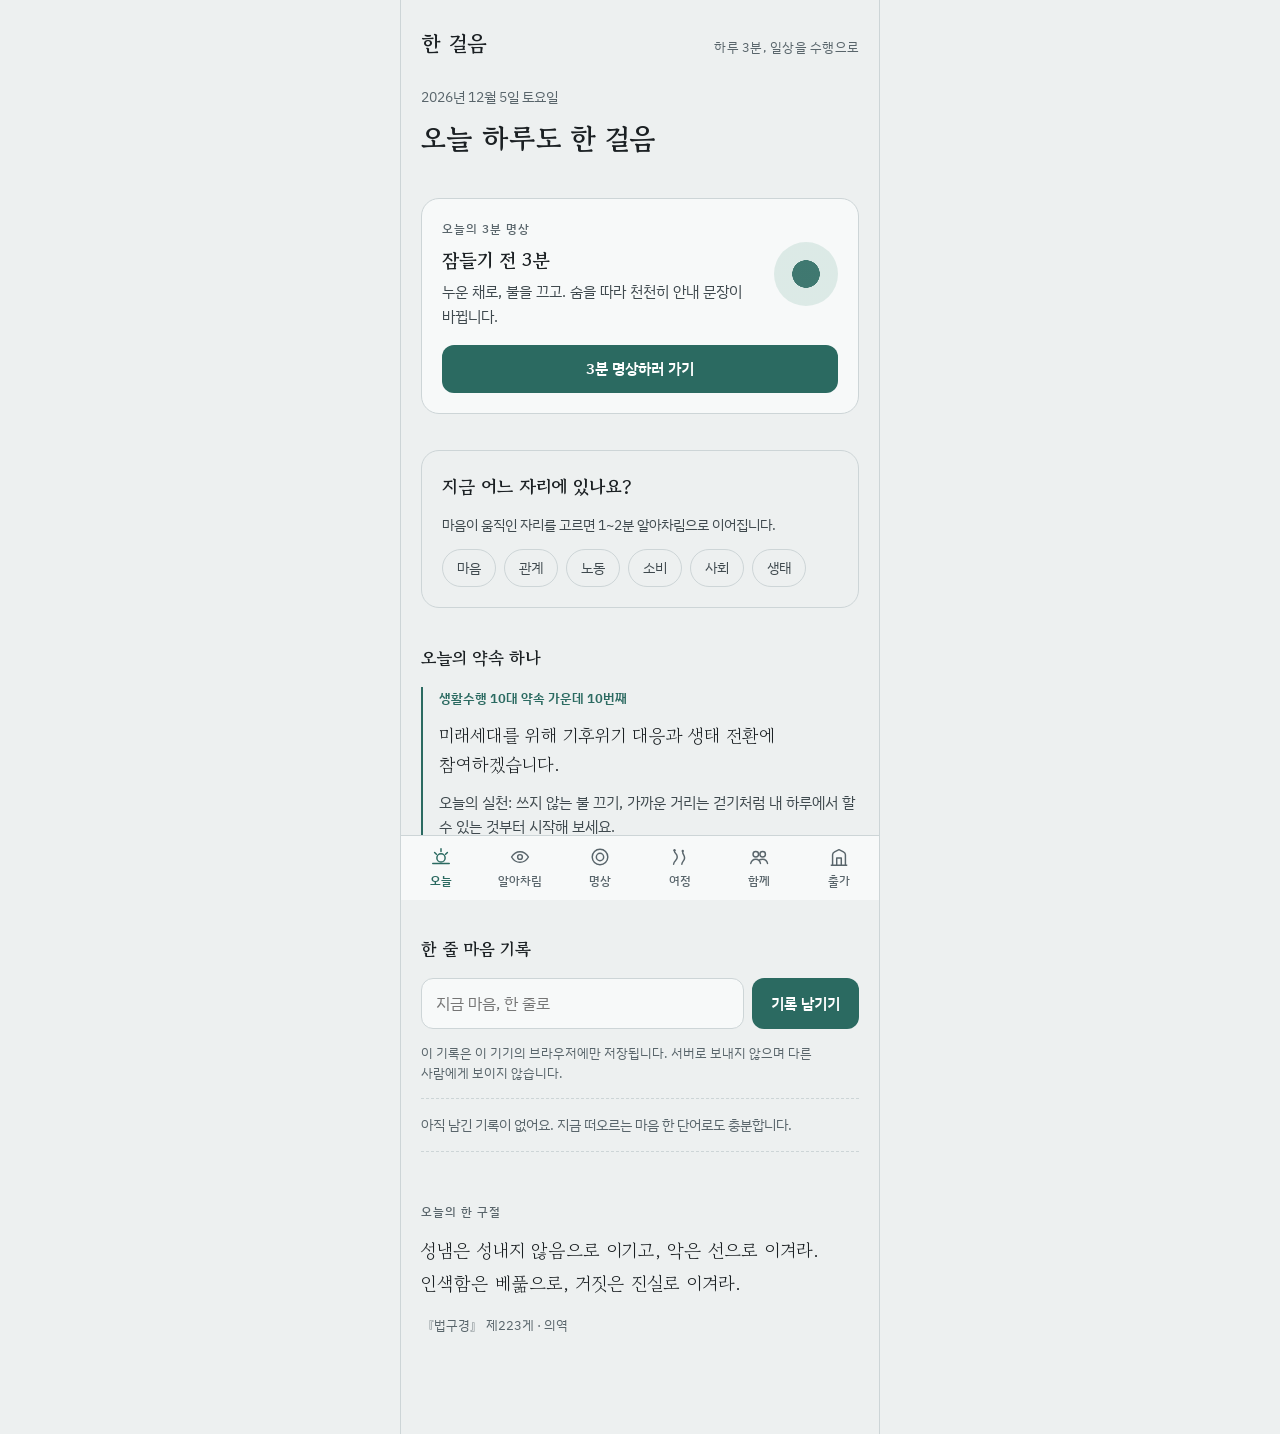
<file: index.html>
<!doctype html> <html lang="ko"> <head> <meta charset="utf-8"> <meta name="viewport" content="width=device-width,initial-scale=1,viewport-fit=cover"> <meta name="description" content="하루 3분, 일상을 수행으로. 청년을 위한 생활수행·명상 앱"> <meta name="theme-color" content="#EDF0F0"> <style>:root{padding-top:env(safe-area-inset-top,0);padding-bottom:env(safe-area-inset-bottom,0)}body{margin:0}img{max-width:100%}[hidden]{display:none!important}</style> <title>한 걸음</title> <link rel="stylesheet" href="style.css"> </head> <body> <link rel="preconnect" href="https://fonts.googleapis.com"> <link rel="preconnect" href="https://fonts.gstatic.com" crossorigin> <link rel="stylesheet" href="https://fonts.googleapis.com/css2?family=Gowun+Batang:wght@400;700&family=IBM+Plex+Sans+KR:wght@400;500;600&display=swap"> <svg width="0" height="0" style="position:absolute" aria-hidden="true"> <defs> <symbol id="i-chev" viewBox="0 0 24 24"><path d="M6 9l6 6 6-6" fill="none" stroke="currentColor" stroke-width="1.6" stroke-linecap="round" stroke-linejoin="round"/></symbol> <symbol id="i-arrow" viewBox="0 0 24 24"><path d="M9 6l6 6-6 6" fill="none" stroke="currentColor" stroke-width="1.6" stroke-linecap="round" stroke-linejoin="round"/></symbol> <symbol id="i-out" viewBox="0 0 24 24"><path d="M14 5h5v5M19 5l-8 8M18 14v4a1 1 0 0 1-1 1H6a1 1 0 0 1-1-1V7a1 1 0 0 1 1-1h4" fill="none" stroke="currentColor" stroke-width="1.6" stroke-linecap="round" stroke-linejoin="round"/></symbol> <symbol id="i-info" viewBox="0 0 24 24"><circle cx="12" cy="12" r="9" fill="none" stroke="currentColor" stroke-width="1.5"/><path d="M12 11v5M12 8v.01" fill="none" stroke="currentColor" stroke-width="1.8" stroke-linecap="round"/></symbol> </defs> </svg> <div class="app"> <header class="top"> <h1 class="brand">한 걸음</h1> <span class="slogan">하루 3분, 일상을 수행으로</span> </header> <main id="main"></main> </div> <nav class="tabbar" aria-label="주요 화면"> <ul> <li><button type="button" data-go="today" aria-label="오늘"><svg viewBox="0 0 24 24" aria-hidden="true"><circle cx="12" cy="13" r="4.5" fill="none" stroke="currentColor" stroke-width="1.6"/><path d="M3 19h18M12 3v3M5 7l2 2M19 7l-2 2" fill="none" stroke="currentColor" stroke-width="1.6" stroke-linecap="round"/></svg><span>오늘</span></button></li> <li><button type="button" data-go="aware" aria-label="알아차림"><svg viewBox="0 0 24 24" aria-hidden="true"><path d="M2.8 12c2.3-3.9 5.4-5.8 9.2-5.8s6.9 1.9 9.2 5.8c-2.3 3.9-5.4 5.8-9.2 5.8S5.1 15.9 2.8 12z" fill="none" stroke="currentColor" stroke-width="1.6" stroke-linejoin="round"/><circle cx="12" cy="12" r="2.6" fill="none" stroke="currentColor" stroke-width="1.6"/></svg><span>알아차림</span></button></li> <li><button type="button" data-go="meditate" aria-label="명상"><svg viewBox="0 0 24 24" aria-hidden="true"><circle cx="12" cy="12" r="8.5" fill="none" stroke="currentColor" stroke-width="1.6"/><circle cx="12" cy="12" r="4" fill="none" stroke="currentColor" stroke-width="1.6"/></svg><span>명상</span></button></li> <li><button type="button" data-go="journey" aria-label="수행 여정"><svg viewBox="0 0 24 24" aria-hidden="true"><path d="M5 20c0-4 4-4 4-8s-3-4-3-6M14 20c0-3 3-4 3-7s-2-4-2-6" fill="none" stroke="currentColor" stroke-width="1.6" stroke-linecap="round"/><circle cx="6" cy="4.5" r="1.3" fill="currentColor"/><circle cx="15" cy="5.5" r="1.3" fill="currentColor"/></svg><span>여정</span></button></li> <li><button type="button" data-go="together" aria-label="함께"><svg viewBox="0 0 24 24" aria-hidden="true"><circle cx="8.5" cy="9" r="3" fill="none" stroke="currentColor" stroke-width="1.6"/><circle cx="16" cy="9" r="3" fill="none" stroke="currentColor" stroke-width="1.6"/><path d="M3 19c.8-3 3-4.5 5.5-4.5S13 16 13.6 19M12.5 15.2c1-.5 2.2-.7 3.5-.7 2.5 0 4.6 1.5 5.3 4.5" fill="none" stroke="currentColor" stroke-width="1.6" stroke-linecap="round"/></svg><span>함께</span></button></li> <li><button type="button" data-go="chulga" aria-label="출가"><svg viewBox="0 0 24 24" aria-hidden="true"><path d="M5 21V9.5c0-1.5 1-2.5 2.2-3.1L12 4l4.8 2.4C18 7 19 8 19 9.5V21M3 21h18M9.5 21v-8h5v8" fill="none" stroke="currentColor" stroke-width="1.6" stroke-linejoin="round"/></svg><span>출가</span></button></li> </ul> </nav> <script src="boot.js"></script> </body> </html>
</file>
<file: style.css>
:root{--bg:#EDF0F0;--surface:#F7F9F9;--ink:#1B2023;--ink-2:#3F494E;--muted:#59656B;--line:#CDD5D7;--accent:#2B6A61;--accent-ink:#FFFFFF;--accent-soft:#D9E8E4;--wash:#E3E8E8;--font-display:"Gowun Batang","Nanum Myeongjo","Noto Serif KR","AppleMyungjo","Batang",serif;--font-body:"IBM Plex Sans KR","Noto Sans KR","Apple SD Gothic Neo","Malgun Gothic",system-ui,sans-serif;--gutter:20px;--tabbar-h:64px}@media (prefers-color-scheme:dark){:root:not([data-theme=light]){--bg:#131718;--surface:#1A1F21;--ink:#E3E8E9;--ink-2:#BCC5C8;--muted:#929DA2;--line:#2B3337;--accent:#76B6A9;--accent-ink:#0E1918;--accent-soft:#1D312E;--wash:#20272A;color-scheme:dark}}:root[data-theme=dark]{--bg:#131718;--surface:#1A1F21;--ink:#E3E8E9;--ink-2:#BCC5C8;--muted:#929DA2;--line:#2B3337;--accent:#76B6A9;--accent-ink:#0E1918;--accent-soft:#1D312E;--wash:#20272A;color-scheme:dark}*,::after,::before{box-sizing:border-box}[hidden]{display:none!important}body{background:var(--bg);color:var(--ink);font-family:var(--font-body);font-size:15.5px;line-height:1.7;-webkit-font-smoothing:antialiased;word-break:keep-all;overflow-wrap:break-word}.app{max-width:480px;margin:0 auto;min-height:100vh;padding-inline:var(--gutter);padding-block:12px calc(var(--tabbar-h) + 32px + env(safe-area-inset-bottom,0px))}@media (min-width:560px){.app{border-inline:1px solid var(--line);background:var(--bg)}}h1,h2,h3,h4{margin:0;font-weight:700;text-wrap:balance}.display,h2{font-family:var(--font-display)}p{margin:0}a{color:var(--accent)}button{font:inherit;color:inherit}:focus-visible{outline:2px solid var(--accent);outline-offset:3px;border-radius:6px}.tnum{font-variant-numeric:tabular-nums}.sr-only{position:absolute;width:1px;height:1px;overflow:hidden;clip:rect(0 0 0 0);white-space:nowrap}.top{display:flex;align-items:baseline;justify-content:space-between;gap:12px;padding-block:14px 6px}.brand{font-family:var(--font-display);font-size:21px;letter-spacing:.02em}.slogan{font-size:12.5px;color:var(--muted);letter-spacing:.02em}.view{display:flex;flex-direction:column;gap:36px;padding-top:18px}.view-head{display:flex;flex-direction:column;gap:8px}.view-head h2{font-size:26px;line-height:1.35;outline:0}.lede{color:var(--ink-2)}.eyebrow{font-size:12px;letter-spacing:.08em;color:var(--muted);font-weight:500}.block{display:flex;flex-direction:column;gap:14px}.block>h3{font-size:17px;font-family:var(--font-display);font-weight:700}.note{font-size:13px;color:var(--muted);line-height:1.6}.rule{border:0;border-top:1px solid var(--line);margin:0}.btn{display:inline-flex;align-items:center;justify-content:center;gap:8px;min-height:46px;padding:10px 18px;border-radius:12px;border:1px solid transparent;background:var(--accent);color:var(--accent-ink);font-weight:600;font-size:15px;text-decoration:none;cursor:pointer;transition:background .2s,color .2s,border-color .2s}.btn:hover{filter:brightness(1.05)}.btn.ghost{background:0 0;color:var(--ink);border-color:var(--line)}.btn.ghost:hover{border-color:var(--ink-2)}.btn.quiet{background:0 0;color:var(--accent);padding-inline:4px;min-height:40px}.btn[disabled]{opacity:.55;cursor:default}.btn.done{background:var(--accent-soft);color:var(--accent);border-color:transparent}.btn.full{width:100%}.row{display:flex;flex-wrap:wrap;gap:10px;align-items:center}.chip{min-height:38px;padding:6px 14px;border-radius:999px;border:1px solid var(--line);background:0 0;cursor:pointer;font-size:14px;color:var(--ink-2)}.chip[aria-checked=true],.chip[aria-pressed=true]{background:var(--ink);color:var(--bg);border-color:var(--ink)}.badge{display:inline-block;font-size:11.5px;font-weight:600;letter-spacing:.04em;padding:1px 8px;border-radius:6px;border:1px solid var(--muted);color:var(--muted);vertical-align:middle;white-space:nowrap}.badge.now{border-color:var(--accent);color:var(--accent)}label.lbl{font-size:13.5px;color:var(--ink-2);font-weight:500}input[type=date],input[type=text],textarea{width:100%;font:inherit;color:var(--ink);background:var(--surface);border:1px solid var(--line);border-radius:12px;padding:11px 14px}textarea{min-height:88px;resize:vertical;line-height:1.6}input:focus-visible,textarea:focus-visible{outline:2px solid var(--accent);outline-offset:1px}.inline-form{display:flex;gap:8px}.inline-form input{flex:1;min-width:0}.inline-form .btn{flex:none}.status{font-size:13px;color:var(--accent);min-height:1.2em}.block>.status:empty{min-height:0;margin-top:-14px}.records{list-style:none;margin:0;padding:0;display:flex;flex-direction:column}.records li{display:flex;gap:14px;padding-block:10px;border-top:1px solid var(--line)}.records li:last-child{border-bottom:1px solid var(--line)}.records time{flex:none;width:76px;font-size:12.5px;color:var(--muted);padding-top:2px}.records .txt{min-width:0;flex:1}.records .tag{font-size:12px;color:var(--accent);font-weight:600;margin-right:6px}.records li.empty{display:block;color:var(--muted);font-size:14px;padding:14px 0;border-top:1px dashed var(--line);border-bottom:1px dashed var(--line)}.greet{display:flex;flex-direction:column;gap:6px}.greet .date{font-size:13.5px;color:var(--muted)}.greet h2{font-size:28px}.today-med{background:var(--surface);border:1px solid var(--line);border-radius:18px;padding:20px;display:grid;grid-template-columns:1fr auto;gap:16px;align-items:center}.today-med .txt{min-width:0;display:flex;flex-direction:column;gap:4px}.today-med h3{font-size:19px;font-family:var(--font-display)}.today-med p{color:var(--ink-2);font-size:14.5px}.mini-breath{width:64px;height:64px;border-radius:50%;background:radial-gradient(circle at 50% 50%,var(--accent) 0 30%,var(--accent-soft) 31% 100%);opacity:.9}.today-med .btn{grid-column:1/-1}.promise{display:flex;flex-direction:column;gap:12px;padding-left:16px;border-left:2px solid var(--accent)}.promise .no{font-size:13px;color:var(--accent);font-weight:600}.promise .text{font-family:var(--font-display);font-size:18px;line-height:1.6}.promise .ex{color:var(--ink-2);font-size:14.5px}.verse{margin:0;display:flex;flex-direction:column;gap:12px}.verse p{font-family:var(--font-display);font-size:18.5px;line-height:1.75}.verse cite{font-style:normal;font-size:13px;color:var(--muted)}.letgo{font-size:14px;color:var(--accent)}.honest{font-size:13px;color:var(--muted);display:flex;gap:8px;align-items:flex-start}.honest svg{flex:none;margin-top:3px}.player{display:flex;flex-direction:column;align-items:center;gap:18px;padding-block:8px}.player-title{text-align:center;display:flex;flex-direction:column;gap:2px}.player-title h3{font-family:var(--font-display);font-size:22px}.player-title p{font-size:14px;color:var(--muted)}.durations{display:flex;gap:8px;justify-content:center;flex-wrap:wrap}.stage{position:relative;width:min(66vw,260px,32vh);min-width:180px;aspect-ratio:1;max-width:100%;display:grid;place-items:center}.ring{position:absolute;inset:0;border-radius:50%;border:1px solid var(--line)}.ring.r2{inset:12%}.breath{position:absolute;inset:8%;border-radius:50%;background:radial-gradient(circle at 50% 46%,var(--accent) 0,color-mix(in srgb,var(--accent) 55%,var(--bg)) 46%,var(--accent-soft) 72%,transparent 73%);transform:scale(.62)}.breath.run{animation:breathe 10s ease-in-out infinite}.breath.paused{animation-play-state:paused}@keyframes breathe{0%{transform:scale(.62)}40%{transform:scale(1)}100%{transform:scale(.62)}}.stage-label{position:relative;display:flex;flex-direction:column;align-items:center;gap:2px;color:var(--accent-ink);text-align:center}.stage-label .phase{font-family:var(--font-display);font-size:19px}.stage-label .clock{font-size:14px;opacity:.9}.stage.idle .stage-label{color:var(--accent-ink)}.guide{min-height:3.4em;text-align:center;font-family:var(--font-display);font-size:18px;line-height:1.65;max-width:30ch;color:var(--ink)}.controls{display:flex;gap:10px;flex-wrap:wrap;justify-content:center}.sound{display:inline-flex;align-items:center;gap:8px;font-size:14px;color:var(--ink-2);background:0 0;border:0;cursor:pointer;min-height:40px;padding:0 6px}.sound .sw{width:34px;height:20px;border-radius:999px;background:var(--line);position:relative;transition:background .2s}.sound .sw::after{content:"";position:absolute;top:3px;left:3px;width:14px;height:14px;border-radius:50%;background:var(--surface);transition:transform .2s}.sound[aria-checked=true] .sw{background:var(--accent)}.sound[aria-checked=true] .sw::after{transform:translateX(14px)}.after{display:flex;flex-direction:column;gap:14px;align-items:center;text-align:center;width:100%}.after h3{font-family:var(--font-display);font-size:21px}.after .row{justify-content:center}.rest{display:flex;flex-direction:column;gap:10px;align-items:center;text-align:center;padding:24px 0}.rest p.big{font-family:var(--font-display);font-size:22px;line-height:1.6}.med-list{list-style:none;margin:0;padding:0}.med-list li{border-top:1px solid var(--line)}.med-list li:last-child{border-bottom:1px solid var(--line)}.med-list button{width:100%;display:grid;grid-template-columns:1fr auto;gap:4px 12px;text-align:left;background:0 0;border:0;padding:14px 4px;cursor:pointer;align-items:center}.med-list .t{font-weight:600;font-size:15.5px}.med-list .d{grid-column:1;font-size:13.5px;color:var(--muted)}.med-list .go{grid-row:1/3;grid-column:2;color:var(--muted)}.med-list button[aria-current=true] .t{color:var(--accent)}.med-list button[aria-current=true] .go{color:var(--accent)}.start-row{display:flex;gap:8px;align-items:flex-end;flex-wrap:wrap}.start-row .f{flex:1 1 180px;min-width:0;display:flex;flex-direction:column;gap:6px}.weeks{display:flex;flex-direction:column}.week{border-top:1px solid var(--line)}.week:last-child{border-bottom:1px solid var(--line)}.week summary{list-style:none;cursor:pointer;display:grid;grid-template-columns:44px 1fr auto;gap:10px;align-items:center;padding:14px 2px}.week summary::-webkit-details-marker{display:none}.week .wk{font-size:12.5px;color:var(--muted);font-weight:600}.week .wt{font-family:var(--font-display);font-size:17px;font-weight:700;line-height:1.4}.week .ws{font-size:12.5px;color:var(--muted);font-weight:400;font-family:var(--font-body)}.week .mark{font-size:12px;color:var(--accent);white-space:nowrap}.week[data-current=true] summary .wt{color:var(--accent)}.week .body{display:flex;flex-direction:column;gap:16px;padding:2px 2px 22px}.pn{display:inline-grid;place-items:center;min-width:20px;height:20px;padding:0 4px;border-radius:999px;border:1px solid var(--accent);color:var(--accent);font-size:11.5px;font-weight:600;line-height:1;vertical-align:2px}.week dl{margin:0;display:flex;flex-direction:column;gap:12px}.week dt{font-size:12.5px;color:var(--muted);font-weight:600;letter-spacing:.03em}.week dd{margin:2px 0 0}.week .dharma{font-family:var(--font-display);font-size:16px;line-height:1.85;color:var(--ink);background:var(--wash);border-radius:14px;padding:16px 18px}.chev{transition:transform .2s;color:var(--muted)}details[open]>summary .chev{transform:rotate(180deg)}.mirror{list-style:none;margin:0;padding:0;display:flex;flex-direction:column}.mirror li{border-top:1px solid var(--line);padding-block:14px;display:flex;flex-direction:column;gap:10px}.mirror li:last-child{border-bottom:1px solid var(--line)}.mirror .pt{display:grid;grid-template-columns:26px 1fr;gap:4px}.mirror .pt>span:last-child{min-width:0}.mirror .num{font-family:var(--font-display);color:var(--accent);font-weight:700;font-variant-numeric:tabular-nums}.mirror .memo summary{cursor:pointer;font-size:13.5px;color:var(--muted);display:inline-flex;gap:6px;align-items:center;min-height:32px}.mirror .memo textarea{margin-top:6px;min-height:64px}.mirror .acts{display:flex;flex-wrap:wrap;gap:8px;align-items:center;padding-left:30px}.mirror .memo{padding-left:30px}.mirror-head{font-family:var(--font-display);font-size:16px;color:var(--ink-2);padding:14px 16px;background:var(--wash);border-radius:14px}.vows-guide{font-size:14px;color:var(--ink-2)}.field{display:flex;flex-direction:column;gap:6px}.confirm{display:flex;flex-direction:column;gap:10px;padding:14px;border:1px solid var(--line);border-radius:12px;background:var(--surface)}.confirm p{font-size:14px}.source{font-size:12.5px;color:var(--muted)}.principles{list-style:none;margin:0;padding:0;display:grid;grid-template-columns:1fr;gap:0}.principles li{display:grid;grid-template-columns:76px 1fr;gap:12px;padding-block:10px;border-top:1px solid var(--line)}.principles li:last-child{border-bottom:1px solid var(--line)}.principles b{font-family:var(--font-display)}.principles span{color:var(--ink-2);font-size:14.5px}.q-ex{font-family:var(--font-display);font-size:16.5px;padding-left:14px;border-left:2px solid var(--line)}.path{list-style:none;margin:0;padding:0;display:flex;flex-direction:column;gap:0;counter-reset:st}.path>li{position:relative;padding:0 0 26px 40px;counter-increment:st}.path>li::before{content:counter(st);position:absolute;left:0;top:0;width:28px;height:28px;border-radius:50%;border:1px solid var(--accent);color:var(--accent);display:grid;place-items:center;font-size:13px;font-weight:600;background:var(--bg);font-variant-numeric:tabular-nums}.path>li::after{content:"";position:absolute;left:14px;top:30px;bottom:0;border-left:1px dashed var(--line)}.path>li:last-child{padding-bottom:0}.path>li:last-child::after{display:none}.path h4{font-family:var(--font-display);font-size:17.5px;line-height:28px}.path p{color:var(--ink-2);font-size:14.5px;margin-top:6px}.path dl{margin:10px 0 0;display:grid;grid-template-columns:auto 1fr;gap:4px 12px;font-size:14px}.path dt{color:var(--muted)}.path dd{margin:0;min-width:0}.path .link{margin-top:12px}.ext{display:inline-flex;gap:6px;align-items:center;font-weight:600;font-size:14.5px;text-decoration:none;border-bottom:1px solid currentColor;padding-bottom:1px}.rooms{list-style:none;margin:0;padding:0;display:flex;flex-direction:column}.rooms li{display:grid;grid-template-columns:1fr auto;gap:2px 12px;padding-block:12px;border-top:1px solid var(--line)}.rooms li:last-child{border-bottom:1px solid var(--line)}.rooms .nm{font-weight:600}.rooms .meta{grid-column:1;font-size:13.5px;color:var(--muted)}.rooms .badge{grid-row:1/3;grid-column:2;align-self:center}.recruit{font-size:14px;color:var(--ink-2);padding:12px 14px;background:var(--wash);border-radius:12px}.gate{display:flex;flex-direction:column;gap:18px;padding:28px 22px;border:1px solid var(--line);border-radius:20px;background:var(--surface);align-items:flex-start}.gate .door{width:56px;height:56px;color:var(--accent)}.gate h2{font-size:24px;line-height:1.45}.gate p{color:var(--ink-2)}.prose{display:flex;flex-direction:column;gap:12px;color:var(--ink-2)}.prose b{color:var(--ink)}.terms{list-style:none;margin:0;padding:0;display:flex;flex-direction:column}.terms li{padding-block:12px;border-top:1px solid var(--line);display:flex;flex-direction:column;gap:4px}.terms li:last-child{border-bottom:1px solid var(--line)}.terms b{font-family:var(--font-display);font-size:16.5px}.terms span{color:var(--ink-2);font-size:14.5px}.notice{font-size:14px;padding:12px 14px;border-radius:12px;border:1px solid var(--accent);color:var(--ink)}.stories{display:flex;flex-direction:column;gap:0}.story{border-top:1px solid var(--line);padding-block:16px;display:flex;flex-direction:column;gap:10px}.story:last-child{border-bottom:1px solid var(--line)}.story h4{font-family:var(--font-display);font-size:17px;display:flex;gap:8px;align-items:center;flex-wrap:wrap}.story .qa{display:flex;flex-direction:column;gap:6px}.story .q{font-size:13.5px;color:var(--muted);font-weight:600}.story .a{color:var(--ink-2);font-size:14.5px}.reflect{display:flex;flex-direction:column;gap:16px;padding:20px;border:1px solid var(--line);border-radius:18px;background:var(--surface)}.reflect .prog{font-size:12.5px;color:var(--muted)}.reflect .qtext{font-family:var(--font-display);font-size:19px;line-height:1.6}.reflect .opts{display:flex;flex-direction:column;gap:8px}.reflect .opts .chip{text-align:left;border-radius:12px;padding:10px 14px;min-height:46px}.reflect .nav{display:flex;justify-content:space-between;gap:10px;flex-wrap:wrap}.echo{list-style:none;margin:0;padding:0;display:flex;flex-direction:column;gap:8px;font-size:14px}.echo li{display:flex;flex-direction:column}.echo .eq{color:var(--muted);font-size:13px}.next{list-style:none;margin:0;padding:0;display:flex;flex-direction:column;gap:10px;counter-reset:nx}.next li{counter-increment:nx;display:grid;grid-template-columns:24px 1fr;gap:8px;font-size:14.5px}.next li::before{content:counter(nx);color:var(--accent);font-weight:600;font-variant-numeric:tabular-nums}.faq details{border-top:1px solid var(--line)}.faq details:last-child{border-bottom:1px solid var(--line)}.faq summary{list-style:none;cursor:pointer;display:grid;grid-template-columns:1fr auto;gap:10px;align-items:center;padding:14px 2px;font-weight:600}.faq summary::-webkit-details-marker{display:none}.faq .ans{padding:0 2px 16px;color:var(--ink-2);font-size:14.5px}.counsel{display:flex;flex-direction:column;gap:12px;padding:22px;border-radius:18px;background:var(--wash)}.counsel h3{font-family:var(--font-display);font-size:19px}.tabbar{position:fixed;left:50%;bottom:0;transform:translateX(-50%);width:100%;max-width:480px;z-index:10;background:var(--surface);border-top:1px solid var(--line);padding-bottom:env(safe-area-inset-bottom,0)}@media (min-width:560px){.tabbar{border-inline:1px solid var(--line)}}.tabbar ul{list-style:none;margin:0;padding:0;display:grid;grid-template-columns:repeat(6,1fr)}.tabbar button{width:100%;height:var(--tabbar-h);display:flex;flex-direction:column;align-items:center;justify-content:center;gap:3px;background:0 0;border:0;cursor:pointer;color:var(--muted);font-size:11.5px;font-weight:500}.tabbar svg{width:22px;height:22px}.tabbar button[aria-current=page]{color:var(--accent);font-weight:600}.tabbar button:focus-visible{outline-offset:-4px}.tabbar button span{white-space:nowrap}@media (max-width:359px){.tabbar button{font-size:11px;letter-spacing:-.02em}}.aw-entry{display:flex;flex-direction:column;gap:12px;padding:20px;border:1px solid var(--line);border-radius:18px}.aw-entry h3{font-family:var(--font-display);font-size:18px}.aw-entry p{font-size:14px;color:var(--ink-2)}.aw-entry .row{gap:8px}.aw-grid{list-style:none;margin:0;padding:0;display:grid;grid-template-columns:repeat(2,minmax(0,1fr));gap:10px}.aw-grid li{display:flex}.aw-card{width:100%;display:flex;flex-direction:column;align-items:flex-start;justify-content:flex-start;gap:4px;min-height:104px;padding:16px;text-align:left;background:var(--surface);border:1px solid var(--line);border-radius:16px;cursor:pointer;transition:border-color .2s}.aw-card:hover{border-color:var(--accent)}.aw-card .nm{font-family:var(--font-display);font-size:20px;font-weight:700;line-height:1.3;color:var(--ink)}.aw-card .wh{font-size:13px;line-height:1.5;color:var(--muted)}.aw-card .aw-through{font-size:12px;line-height:1.45;color:var(--accent);font-weight:600;margin-top:auto;padding-top:8px}.aw-flow{display:flex;flex-direction:column;gap:16px;padding:20px;border:1px solid var(--line);border-radius:18px;background:var(--surface)}.aw-top{display:flex;justify-content:space-between;align-items:center;gap:10px;margin-block:-6px -4px}.aw-prog{font-size:12.5px;color:var(--muted);letter-spacing:.04em}.aw-steps{list-style:none;margin:0;padding:0;display:flex;flex-direction:column;gap:0}.aw-done{display:grid;grid-template-columns:68px 1fr;gap:10px;padding-block:9px;border-bottom:1px solid var(--line);font-size:13.5px}.aw-done .k{color:var(--accent);font-weight:600}.aw-done .v{color:var(--ink-2);min-width:0;display:-webkit-box;-webkit-line-clamp:2;-webkit-box-orient:vertical;overflow:hidden}.aw-cur{display:flex;flex-direction:column;gap:14px;padding-top:16px}.aw-steps>.aw-cur:first-child{padding-top:4px}.aw-sh{font-family:var(--font-display);font-size:19px;line-height:1.5;outline:0}.aw-sh.sm{font-size:13px;font-family:var(--font-body);font-weight:600;color:var(--muted);letter-spacing:.03em}.aw-breath{align-self:center;position:relative;width:148px;height:148px;border-radius:50%;border:1px solid var(--line);display:grid;place-items:center;margin-block:6px}.aw-breath .dot{width:120px;height:120px;border-radius:50%;background:radial-gradient(circle at 50% 46%,var(--accent) 0,color-mix(in srgb,var(--accent) 55%,var(--surface)) 46%,var(--accent-soft) 72%,transparent 73%);transform:scale(.55)}.aw-breath .dot.run{animation:aw-breath 10s ease-in-out forwards}.aw-breath.still .dot{transform:scale(.8)}@keyframes aw-breath{0%{transform:scale(.55)}40%{transform:scale(1)}100%{transform:scale(.55)}}.aw-phase{text-align:center;font-family:var(--font-display);font-size:17px;min-height:1.7em;color:var(--ink)}.aw-nav{justify-content:space-between}.aw-nav.c{justify-content:center}.aw-quote{font-family:var(--font-display);font-size:15.5px;color:var(--ink-2);padding-left:14px;border-left:2px solid var(--accent-soft)}.aw-keyq{font-family:var(--font-display);font-size:22px;line-height:1.6;color:var(--ink)}.aw-qs{list-style:none;margin:0;padding:0;display:flex;flex-direction:column;gap:8px}.aw-qs li{font-size:15px;color:var(--ink-2);padding-left:14px;border-left:2px solid var(--line)}.lbl .opt{font-weight:400;color:var(--muted)}.aw-acts{display:flex;flex-direction:column;gap:8px}.aw-acts .chip{text-align:left;border-radius:12px;padding:10px 14px;min-height:46px;line-height:1.5}.aw-pr{display:flex;flex-direction:column;gap:8px;padding:14px 16px;border-radius:14px;background:var(--wash)}.aw-pr ul{list-style:none;margin:0;padding:0;display:flex;flex-direction:column;gap:6px}.aw-pr li{display:grid;grid-template-columns:28px 1fr;gap:4px;font-size:14px;color:var(--ink-2);line-height:1.6}.aw-pr .pn{justify-self:start;margin-top:2px;vertical-align:0}.aw-end{display:flex;flex-direction:column;gap:18px}.aw-endh{font-family:var(--font-display);font-size:21px;line-height:1.55;outline:0}.aw-sum{margin:0;display:flex;flex-direction:column;gap:0}.aw-sum div{display:grid;grid-template-columns:44px 1fr;gap:10px;padding-block:8px;border-top:1px solid var(--line);font-size:14.5px}.aw-sum div:last-child{border-bottom:1px solid var(--line)}.aw-sum dt{color:var(--muted);font-size:13px;padding-top:1px}.aw-sum dd{margin:0;min-width:0}.aw-mirror{display:flex;flex-direction:column;gap:10px}.aw-mirror ul{list-style:none;margin:0;padding:0;display:flex;flex-direction:column;gap:8px}.aw-mirror li{display:flex;flex-direction:column;gap:0;padding-left:14px;border-left:2px solid var(--accent-soft)}.aw-mirror b{font-family:var(--font-display);font-size:15px}.aw-mirror span{font-size:14px;color:var(--ink-2)}.aw-endbtns{display:flex;flex-wrap:wrap;gap:10px;align-items:center}.aw-endbtns .btn:not(.quiet){flex:1 1 140px}.aw-endbtns .btn.quiet{flex-basis:100%}.aw-end.rest{align-items:center;text-align:center;gap:10px;padding-block:20px}.aw-end.rest .big{font-family:var(--font-display);font-size:22px;line-height:1.6;outline:0}.aw-week{display:flex;flex-direction:column;gap:6px}.aw-week p{display:flex;flex-wrap:wrap;gap:6px 14px;font-family:var(--font-display);font-size:17px}.aw-place{color:var(--accent)}.aw-none{font-family:var(--font-body);font-size:14px;color:var(--muted)}.aw-filter{display:flex;flex-wrap:wrap;gap:6px 5px}.aw-filter .chip{min-height:34px;padding:4px 10px;font-size:13.5px}.records .aw-ans,.records .aw-ract{display:block;font-size:13.5px;color:var(--ink-2);margin-top:2px}.records .aw-ract{color:var(--muted)}@media (prefers-reduced-motion:reduce){.aw-breath .dot.run{animation:none;transform:scale(.8)}}@media (prefers-reduced-motion:reduce){.breath.run{animation:none;transform:scale(.82)}*{transition:none!important;scroll-behavior:auto!important}}
</file>
